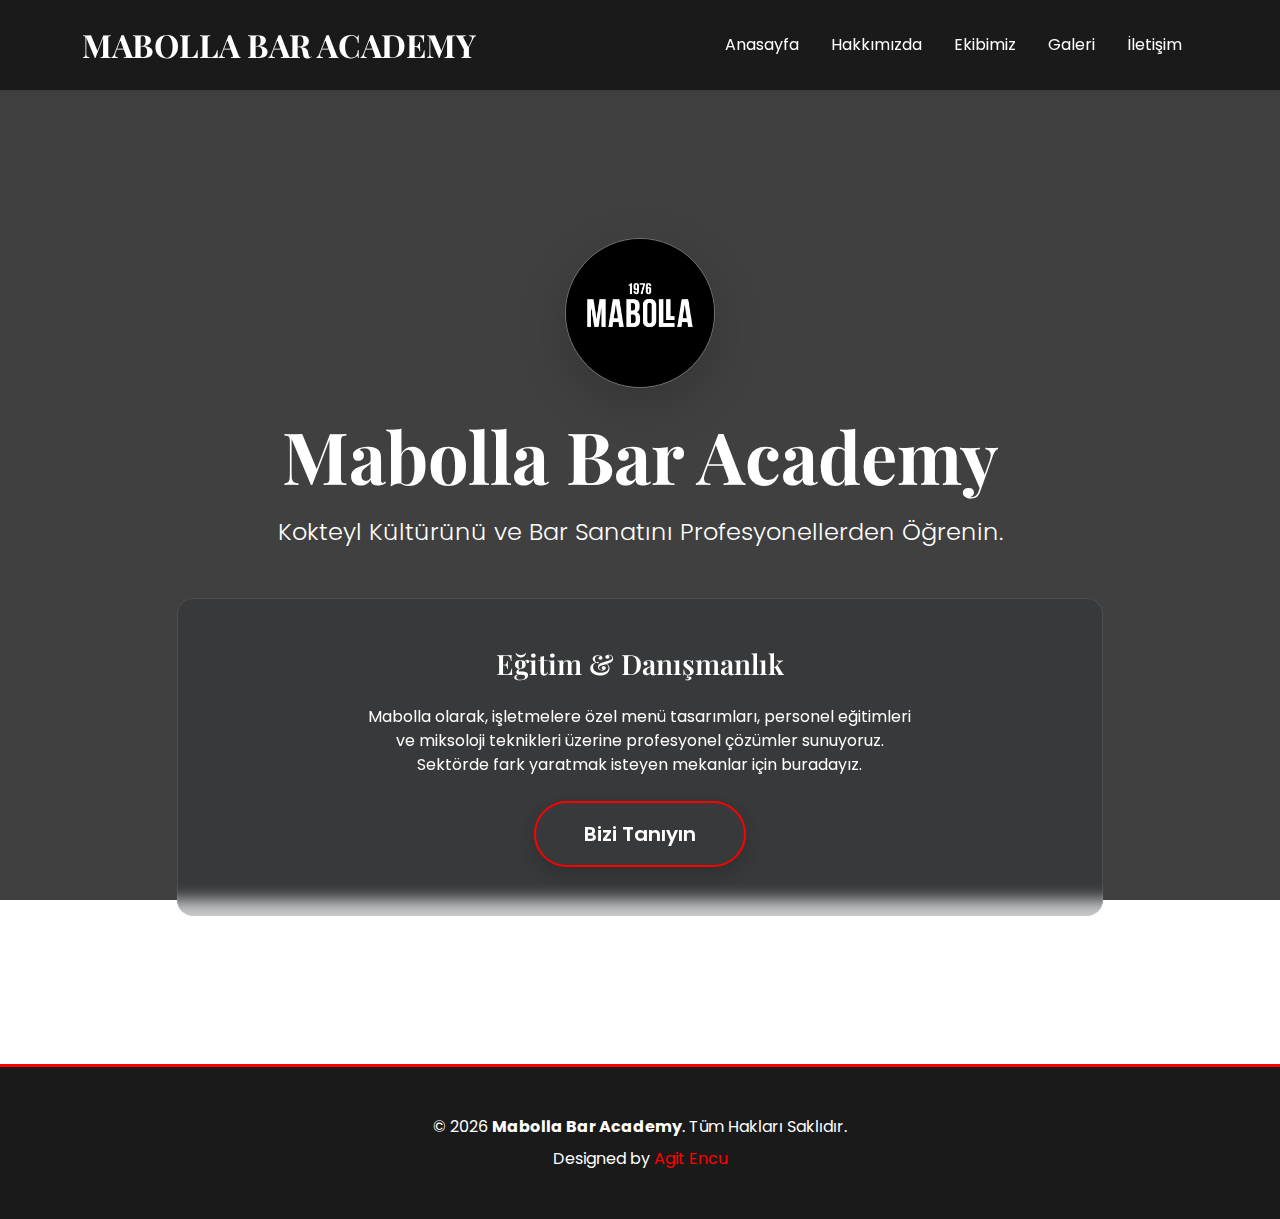
<file: index.html>
<!DOCTYPE html>
<html lang="tr">
<head>
    <meta charset="UTF-8">
    <meta name="viewport" content="width=device-width, initial-scale=1.0">
    <title>Mabolla Bar Academy | Anasayfa</title>
    
    <link href="https://cdn.jsdelivr.net/npm/bootstrap@5.3.0/dist/css/bootstrap.min.css" rel="stylesheet">
    <link href="https://fonts.googleapis.com/css2?family=Playfair+Display:wght@700&family=Poppins:wght@300;400;600&display=swap" rel="stylesheet">
    <link rel="stylesheet" href="style.css">
</head>
<body>

    <nav class="navbar navbar-expand-lg navbar-dark sticky-top shadow-sm">
        <div class="container">
            <a class="navbar-brand fw-bold" href="index.html">MABOLLA BAR ACADEMY</a>
            <button class="navbar-toggler border-0" type="button" data-bs-toggle="collapse" data-bs-target="#navbarNav" aria-controls="navbarNav" aria-expanded="false" aria-label="Toggle navigation">
                <span class="navbar-toggler-icon"></span>
            </button>
            <div class="collapse navbar-collapse" id="navbarNav">
                <ul class="navbar-nav ms-auto mb-2 mb-lg-0">
                    <li class="nav-item">
                        <a class="nav-link active px-lg-3" aria-current="page" href="index.html">Anasayfa</a>
                    </li>
                    <li class="nav-item">
                        <a class="nav-link px-lg-3" href="hakkimizda.html">Hakkımızda</a>
                    </li>
                    <li class="nav-item">
                        <a class="nav-link px-lg-3" href="ekip.html">Ekibimiz</a>
                    </li>
                    <li class="nav-item">
                        <a class="nav-link px-lg-3" href="galeri.html">Galeri</a>
                    </li>
                    <li class="nav-item">
                        <a class="nav-link px-lg-3" href="iletisim.html">İletişim</a>
                    </li>
                </ul>
            </div>
        </div>
    </nav>

    <header class="hero-section d-flex align-items-center">
        <div class="container py-5">
            <div class="row justify-content-center">
                <div class="col-lg-10 text-center text-white">
                    
                    <img src="img/logo.jpg" 
                        alt="Mabolla Logo" 
                        width="150" 
                        height="150" 
                        class="d-block mx-auto mb-4 rounded-circle shadow-lg border border-light border-opacity-25">

                    <h1 class="hero-title display-2 fw-bold mb-3" style="color: white;">Mabolla Bar Academy</h1>
                    <p class="hero-lead lead mb-5 fs-4">Kokteyl Kültürünü ve Bar Sanatını Profesyonellerden Öğrenin.</p>
                    
                    <div class="hero-content-box p-4 p-md-5 rounded-4 bg-dark bg-opacity-25 backdrop-blur">
                        <h2 class="h3 fw-semibold mb-4 text-gold" style="color: white;">Eğitim & Danışmanlık</h2>
                        <div class="row justify-content-center">
                            <div class="col-md-8">
                                <p class="mb-4 opacity-90">
                                    Mabolla olarak, işletmelere özel menü tasarımları, personel eğitimleri ve 
                                    miksoloji teknikleri üzerine profesyonel çözümler sunuyoruz. Sektörde fark 
                                    yaratmak isteyen mekanlar için buradayız.
                                </p>
                                <a href="hakkimizda.html" class="btn btn-hero-custom btn-lg px-5 py-3 rounded-pill transition shadow">Bizi Tanıyın</a>
                            </div>
                        </div>
                    </div>
                </div>
            </div>
        </div>
    </header>

    <footer class="text-center py-5 mt-auto">
        <div class="container">
            <div class="row">
                <div class="col-12">
                    <p class="mb-2">&copy; 2026 <span class="fw-bold">Mabolla Bar Academy</span>. Tüm Hakları Saklıdır.</p>
                    <p class="mb-0">Designed by <a href="http://www.agitencu.com.tr" class="text-decoration-none" target="_blank">Agit Encu</a></p>
                </div>
            </div>
        </div>
    </footer>

    <script src="https://cdn.jsdelivr.net/npm/bootstrap@5.3.0/dist/js/bootstrap.bundle.min.js"></script>
    
    <script>
        const navLinks = document.querySelectorAll('.nav-link');
        const menuToggle = document.getElementById('navbarNav');
        const bsCollapse = new bootstrap.Collapse(menuToggle, {toggle:false});
        navLinks.forEach((link) => {
            link.addEventListener('click', () => {
                if (window.innerWidth < 992) {
                    bsCollapse.hide();
                }
            });
        });
    </script>
</body>
</html>
</file>
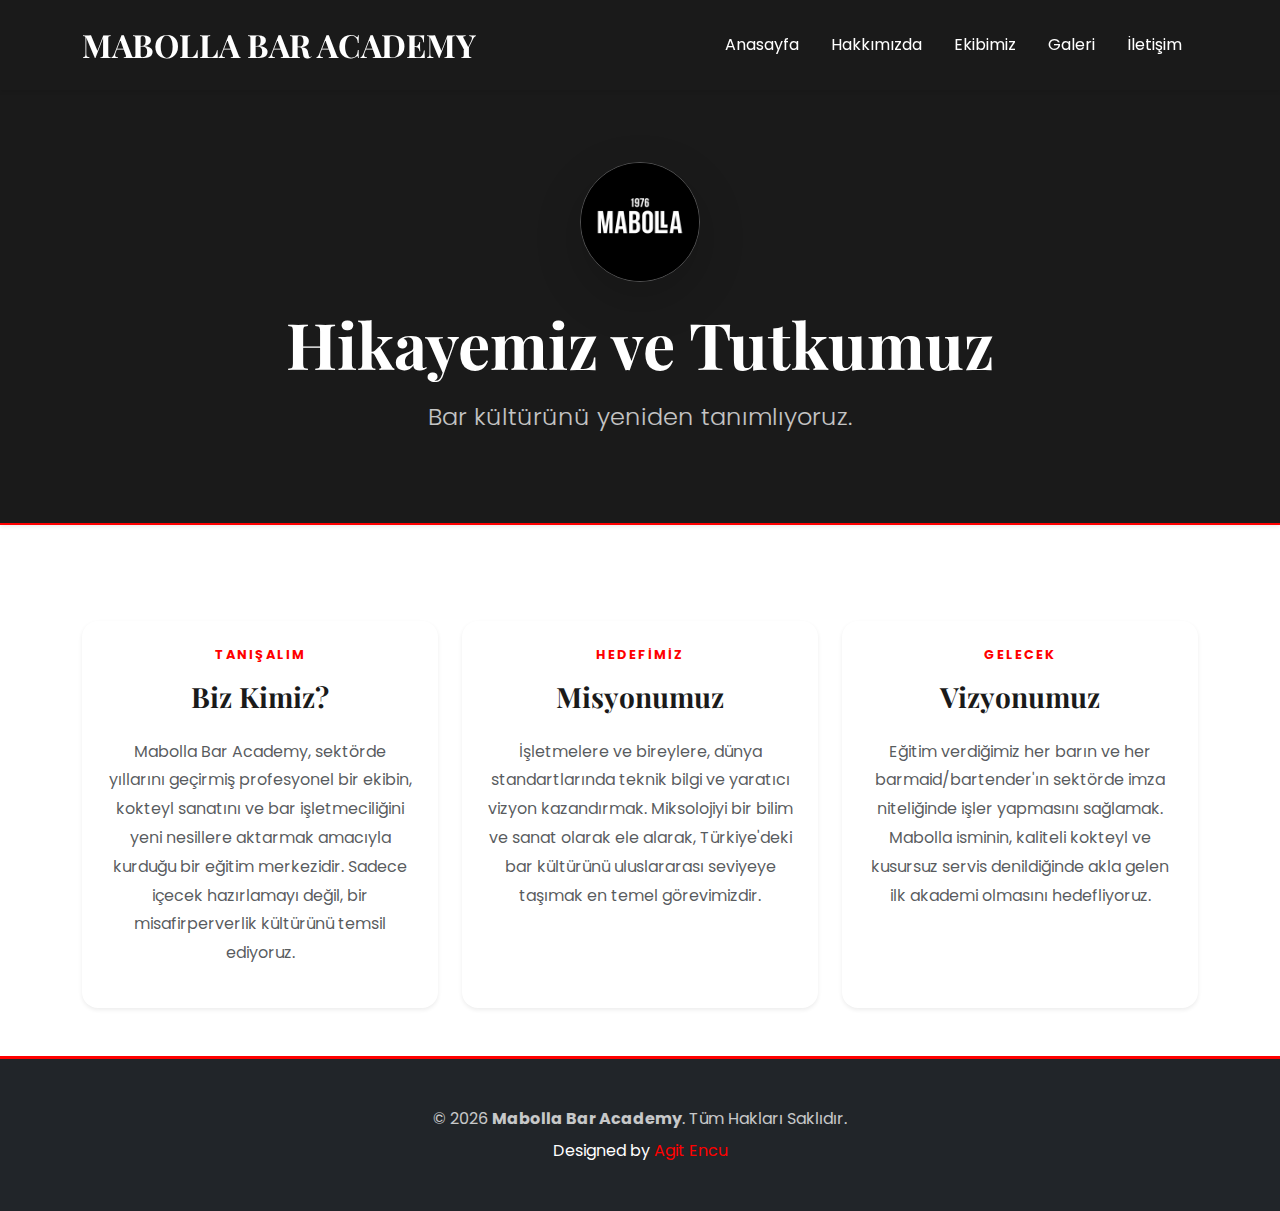
<file: hakkimizda.html>
<!DOCTYPE html>
<html lang="tr">
<head>
    <meta charset="UTF-8">
    <meta name="viewport" content="width=device-width, initial-scale=1.0">
    <title>Hakkımızda | Mabolla Bar Academy</title>
    
    <link href="https://cdn.jsdelivr.net/npm/bootstrap@5.3.0/dist/css/bootstrap.min.css" rel="stylesheet">
    <link href="https://fonts.googleapis.com/css2?family=Playfair+Display:wght@700&family=Poppins:wght@300;400;600&display=swap" rel="stylesheet">
    <link rel="stylesheet" href="style.css">
</head>
<body class="d-flex flex-column min-vh-100">

    <nav class="navbar navbar-expand-lg navbar-dark sticky-top shadow-sm">
        <div class="container">
            <a class="navbar-brand fw-bold" href="index.html">MABOLLA BAR ACADEMY</a>
            <button class="navbar-toggler border-0" type="button" data-bs-toggle="collapse" data-bs-target="#navbarNav" aria-controls="navbarNav" aria-expanded="false" aria-label="Toggle navigation">
                <span class="navbar-toggler-icon"></span>
            </button>
            <div class="collapse navbar-collapse" id="navbarNav">
                <ul class="navbar-nav ms-auto mb-2 mb-lg-0">
                    <li class="nav-item"><a class="nav-link px-lg-3" href="index.html">Anasayfa</a></li>
                    <li class="nav-item"><a class="nav-link active px-lg-3" aria-current="page" href="hakkimizda.html">Hakkımızda</a></li>
                    <li class="nav-item"><a class="nav-link px-lg-3" href="ekip.html">Ekibimiz</a></li>
                    <li class="nav-item"><a class="nav-link px-lg-3" href="galeri.html">Galeri</a></li>
                    <li class="nav-item"><a class="nav-link px-lg-3" href="iletisim.html">İletişim</a></li>
                </ul>
            </div>
        </div>
    </nav>

    <header class="about-header py-5 mb-5 shadow-sm">
        <div class="container text-center py-4">
            <img src="img/logo.jpg" 
                        alt="Mabolla Logo" 
                        width="120" 
                        height="120" 
                        class="d-block mx-auto mb-4 rounded-circle shadow-lg border border-light border-opacity-25">
            <h1 class="display-3 fw-bold mb-3 text-gold" style="color: white;">Hikayemiz ve Tutkumuz</h1>
            <p class="lead fs-4 opacity-75" style="color: white;">Bar kültürünü yeniden tanımlıyoruz.</p>
        </div>
    </header>

    <main class="about-section flex-grow-1 py-5">
        <div class="container">
            <div class="row g-4">
                <div class="col-12 col-lg-4">
                    <div class="about-card h-100 p-4 text-center border-0 shadow-sm rounded-4 bg-white transition">
                        <span class="section-title-gold d-block mb-3 fw-bold text-uppercase tracking-wider" style="color: red; letter-spacing: 2px; font-size: 0.8rem;">TANIŞALIM</span>
                        <h2 class="h3 fw-bold mb-4">Biz Kimiz?</h2>
                        <p class="text-muted leading-relaxed">Mabolla Bar Academy, sektörde yıllarını geçirmiş profesyonel bir ekibin, kokteyl sanatını ve bar işletmeciliğini yeni nesillere aktarmak amacıyla kurduğu bir eğitim merkezidir. Sadece içecek hazırlamayı değil, bir misafirperverlik kültürünü temsil ediyoruz.</p>
                    </div>
                </div>

                <div class="col-12 col-lg-4">
                    <div class="about-card h-100 p-4 text-center border-0 shadow-sm rounded-4 bg-white transition">
                        <span class="section-title-gold d-block mb-3 fw-bold text-uppercase tracking-wider" style="color: red; letter-spacing: 2px; font-size: 0.8rem;">HEDEFİMİZ</span>
                        <h2 class="h3 fw-bold mb-4">Misyonumuz</h2>
                        <p class="text-muted leading-relaxed">İşletmelere ve bireylere, dünya standartlarında teknik bilgi ve yaratıcı vizyon kazandırmak. Miksolojiyi bir bilim ve sanat olarak ele alarak, Türkiye'deki bar kültürünü uluslararası seviyeye taşımak en temel görevimizdir.</p>
                    </div>
                </div>

                <div class="col-12 col-lg-4">
                    <div class="about-card h-100 p-4 text-center border-0 shadow-sm rounded-4 bg-white transition">
                        <span class="section-title-gold d-block mb-3 fw-bold text-uppercase tracking-wider" style="color: red; letter-spacing: 2px; font-size: 0.8rem;">GELECEK</span>
                        <h2 class="h3 fw-bold mb-4">Vizyonumuz</h2>
                        <p class="text-muted leading-relaxed">Eğitim verdiğimiz her barın ve her barmaid/bartender'ın sektörde imza niteliğinde işler yapmasını sağlamak. Mabolla isminin, kaliteli kokteyl ve kusursuz servis denildiğinde akla gelen ilk akademi olmasını hedefliyoruz.</p>
                    </div>
                </div>
            </div>
        </div>
    </main>

    <footer class="text-center py-5 bg-dark text-white border-top-gold">
        <div class="container">
            <p class="mb-2 opacity-75">&copy; 2026 <span class="fw-bold">Mabolla Bar Academy</span>. Tüm Hakları Saklıdır.</p>
            <p class="mb-0">Designed by <a href="http://www.agitencu.com.tr" class="text-gold text-decoration-none" target="_blank">Agit Encu</a></p>
        </div>
    </footer>

    <script src="https://cdn.jsdelivr.net/npm/bootstrap@5.3.0/dist/js/bootstrap.bundle.min.js"></script>
</body>
</html>
</file>
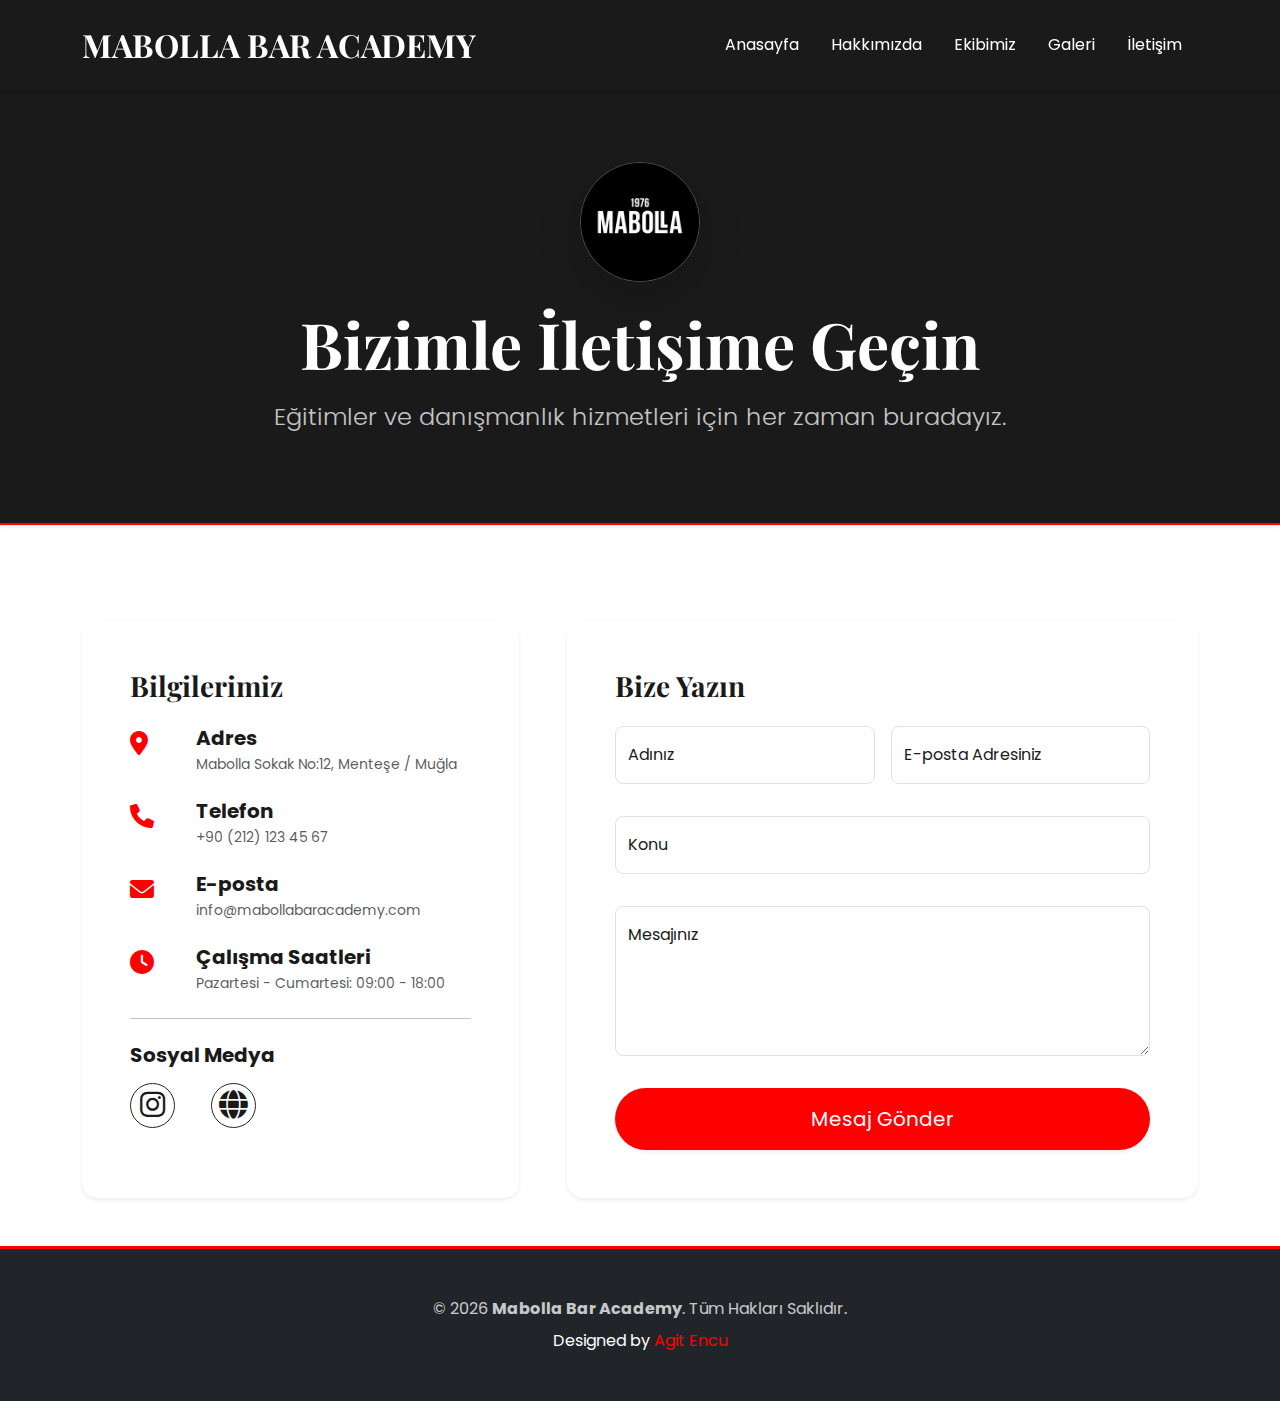
<file: iletisim.html>
<!DOCTYPE html>
<html lang="tr">
<head>
    <meta charset="UTF-8">
    <meta name="viewport" content="width=device-width, initial-scale=1.0">
    <title>İletişim | Mabolla Bar Academy</title>
    
    <link href="https://cdn.jsdelivr.net/npm/bootstrap@5.3.0/dist/css/bootstrap.min.css" rel="stylesheet">
    <link rel="stylesheet" href="https://cdnjs.cloudflare.com/ajax/libs/font-awesome/6.0.0/css/all.min.css">
    <link href="https://fonts.googleapis.com/css2?family=Playfair+Display:wght@700&family=Poppins:wght@300;400;600&display=swap" rel="stylesheet">
    <link rel="stylesheet" href="style.css">
</head>
<body class="d-flex flex-column min-vh-100">

    <nav class="navbar navbar-expand-lg navbar-dark sticky-top shadow-sm">
        <div class="container">
            <a class="navbar-brand fw-bold" href="index.html">MABOLLA BAR ACADEMY</a>
            <button class="navbar-toggler border-0" type="button" data-bs-toggle="collapse" data-bs-target="#navbarNav">
                <span class="navbar-toggler-icon"></span>
            </button>
            <div class="collapse navbar-collapse" id="navbarNav">
                <ul class="navbar-nav ms-auto mb-2 mb-lg-0">
                    <li class="nav-item"><a class="nav-link px-lg-3" href="index.html">Anasayfa</a></li>
                    <li class="nav-item"><a class="nav-link px-lg-3" href="hakkimizda.html">Hakkımızda</a></li>
                    <li class="nav-item"><a class="nav-link px-lg-3" href="ekip.html">Ekibimiz</a></li>
                    <li class="nav-item"><a class="nav-link px-lg-3" href="galeri.html">Galeri</a></li>
                    <li class="nav-item"><a class="nav-link active px-lg-3" href="iletisim.html">İletişim</a></li>
                </ul>
            </div>
        </div>
    </nav>

    <header class="contact-header py-5 mb-5 shadow-sm">
        <div class="container text-center py-4">
            <img src="img/logo.jpg" 
                        alt="Mabolla Logo" 
                        width="120" 
                        height="120" 
                        class="d-block mx-auto mb-4 rounded-circle shadow-lg border border-light border-opacity-25">
            <h1 class="display-3 fw-bold mb-3 text-gold" style="color: white;">Bizimle İletişime Geçin</h1>
            <p class="lead fs-4 opacity-75" style="color: white;">Eğitimler ve danışmanlık hizmetleri için her zaman buradayız.</p>
        </div>
    </header>

    <section class="contact-section flex-grow-1 py-5">
        <div class="container">
            <div class="row g-5">
                
                <div class="col-lg-5">
                    <div class="contact-info-box h-100 p-4 p-md-5 border-0 shadow-sm rounded-4 bg-white transition">
                        <h3 class="fw-bold mb-4">Bilgilerimiz</h3>
                        
                        <div class="info-item d-flex align-items-start mb-4">
                            <div class="info-icon me-3 text-gold" style="color: #d4af37; font-size: 1.5rem;">
                                <i class="fas fa-location-dot"></i>
                            </div>
                            <div class="info-text">
                                <h5 class="fw-bold mb-1">Adres</h5>
                                <p class="text-muted mb-0 small">Mabolla Sokak No:12, Menteşe / Muğla</p>
                            </div>
                        </div>

                        <div class="info-item d-flex align-items-start mb-4">
                            <div class="info-icon me-3 text-gold" style="color: #d4af37; font-size: 1.5rem;">
                                <i class="fas fa-phone"></i>
                            </div>
                            <div class="info-text">
                                <h5 class="fw-bold mb-1">Telefon</h5>
                                <p class="text-muted mb-0 small">+90 (212) 123 45 67</p>
                            </div>
                        </div>

                        <div class="info-item d-flex align-items-start mb-4">
                            <div class="info-icon me-3 text-gold" style="color: #d4af37; font-size: 1.5rem;">
                                <i class="fas fa-envelope"></i>
                            </div>
                            <div class="info-text">
                                <h5 class="fw-bold mb-1">E-posta</h5>
                                <p class="text-muted mb-0 small">info@mabollabaracademy.com</p>
                            </div>
                        </div>

                        <div class="info-item d-flex align-items-start mb-4">
                            <div class="info-icon me-3 text-gold" style="color: #d4af37; font-size: 1.5rem;">
                                <i class="fas fa-clock"></i>
                            </div>
                            <div class="info-text">
                                <h5 class="fw-bold mb-1">Çalışma Saatleri</h5>
                                <p class="text-muted mb-0 small">Pazartesi - Cumartesi: 09:00 - 18:00</p>
                            </div>
                        </div>

                        <hr class="my-4 opacity-25">
                        
                        <h5 class="fw-bold mb-3">Sosyal Medya</h5>
                        <div class="social-links-contact d-flex gap-3">
                            <a href="https://www.instagram.com/mabollabargroup/" class="btn btn-outline-dark rounded-circle d-flex align-items-center justify-content-center transition" style="width: 45px; height: 45px;"><i class="fab fa-instagram"></i></a>
                            <!-- <a href="#" class="btn btn-outline-dark rounded-circle d-flex align-items-center justify-content-center transition" style="width: 45px; height: 45px;"><i class="fab fa-twitter"></i></a> -->
                            <a href="https://mabolla.com/" class="btn btn-outline-dark rounded-circle d-flex align-items-center justify-content-center transition" style="width: 45px; height: 45px;" target="_blank"><i class="fas fa-globe"></i></a>
                        </div>
                    </div>
                </div>

                <div class="col-lg-7">
                    <div class="contact-form p-4 p-md-5 border-0 shadow-sm rounded-4 bg-white transition">
                        <h3 class="fw-bold mb-4">Bize Yazın</h3>
                        <form>
                            <div class="row g-3">
                                <div class="col-md-6">
                                    <div class="form-floating mb-3">
                                        <input type="text" class="form-control rounded-3" id="nameInput" placeholder="Adınız">
                                        <label for="nameInput">Adınız</label>
                                    </div>
                                </div>
                                <div class="col-md-6">
                                    <div class="form-floating mb-3">
                                        <input type="email" class="form-control rounded-3" id="emailInput" placeholder="E-posta Adresiniz">
                                        <label for="emailInput">E-posta Adresiniz</label>
                                    </div>
                                </div>
                                <div class="col-12">
                                    <div class="form-floating mb-3">
                                        <input type="text" class="form-control rounded-3" id="subjectInput" placeholder="Konu">
                                        <label for="subjectInput">Konu</label>
                                    </div>
                                </div>
                                <div class="col-12">
                                    <div class="form-floating mb-3">
                                        <textarea class="form-control rounded-3" placeholder="Mesajınız" id="messageInput" style="height: 150px"></textarea>
                                        <label for="messageInput">Mesajınız</label>
                                    </div>
                                </div>
                                <div class="col-12 text-end">
                                    <button type="submit" class="btn btn-gold btn-lg px-5 py-3 rounded-pill shadow-sm transition w-100">Mesaj Gönder</button>
                                </div>
                            </div>
                        </form>
                    </div>
                </div>
                
            </div>
        </div>
    </section>

    <footer class="text-center py-5 bg-dark text-white border-top-gold">
        <div class="container">
            <p class="mb-2 opacity-75">&copy; 2026 <span class="fw-bold">Mabolla Bar Academy</span>. Tüm Hakları Saklıdır.</p>
            <p class="mb-0">Designed by <a href="http://www.agitencu.com.tr" class="text-gold text-decoration-none" target="_blank">Agit Encu</a></p>
        </div>
    </footer>

    <script src="https://cdn.jsdelivr.net/npm/bootstrap@5.3.0/dist/js/bootstrap.bundle.min.js"></script>
</body>
</html>
</file>
<file: style.css>
/* Genel Ayarlar */
body {
    font-family: 'Poppins', sans-serif;
    background-color: #f8f9fa;
    color: #333;
    margin: 0;
    padding: 0;
}

h1, h2, h3, .navbar-brand {
    font-family: 'Playfair Display', serif;
}

/* Renk Paleti */
:root {
    --gold: red ;
    --dark: #1a1a1a;
    --light: #ffffff;
    --gray: #e0e0e0;
}

/* Navbar */
.navbar {
    background-color: var(--dark);
    padding: 1rem 0;
}

.navbar-brand {
    font-weight: bold;
    font-size: 2rem;
    color: var(--light) !important;
}

.nav-link {
    color: var(--light) !important;
    transition: 0.3s;
}

.nav-link:hover {
    color: var(--gold) !important;
}

/* Anasayfa - Hero Bölümü */
.hero-section {
    background: linear-gradient(rgba(0,0,0,0.75), rgba(0,0,0,0.75)), 
                url('https://images.unsplash.com/photo-1514362545857-3bc16c4c7d1b?auto=format&fit=crop&w=1350&q=80');
    background-size: cover;
    background-position: center;
    background-attachment: fixed;
    /* Sabit yükseklik yerine minimum yükseklik veriyoruz */
    min-height: 100vh; 
    display: flex;
    align-items: center;
    justify-content: center;
    color: white;
    text-align: center;
    padding: 100px 0; /* İçeriklerin birbirine girmemesi için dikey boşluk */
}

.hero-title {
    font-size: 4.5rem;
    color: var(--gold);
    margin-bottom: 1rem;
}

.hero-lead {
    font-size: 1.5rem;
    max-width: 800px;
    margin: 0 auto;
}
/* Hero Buton Özel Stili */
.btn-hero-custom {
    border: 2px solid red !important; 
    color: white !important;
    background-color: transparent;
    transition: all 0.3s ease;
    font-weight: 600;
}

.btn-hero-custom:hover {
    background-color: white !important; 
    color: black !important; 
    border-color: white !important; 
}
.backdrop-blur {
    backdrop-filter: blur(8px);
    -webkit-backdrop-filter: blur(8px);
    border: 1px solid rgba(255, 255, 255, 0.1);
}

/* Footer */
footer {
    background-color: var(--dark);
    color: var(--light);
    padding: 30px 0;
    border-top: 3px solid var(--gold);
}

footer a {
    color: var(--gold);
    text-decoration: none;
    transition: 0.3s;
}

footer a:hover {
    text-decoration: underline;
}

/* Hakkımızda */

.about-header {
    background-color: var(--dark);
    color: var(--gold);
    padding: 60px 0;
    text-align: center;
    border-bottom: 2px solid var(--gold);
}

.about-section {
    padding: 80px 0;
}

.about-card {
    background: white;
    padding: 30px;
    border-radius: 10px;
    box-shadow: 0 10px 30px rgba(0,0,0,0.05);
    height: 100%;
    transition: transform 0.3s ease;
    border-top: 5px solid var(--gold);
}

.about-card:hover {
    transform: translateY(-10px);
}

.about-card h3 {
    color: var(--dark);
    margin-bottom: 20px;
    font-weight: bold;
}

.about-card p {
    line-height: 1.8;
    color: #555;
}

.section-title-gold {
    color: var(--gold);
    text-transform: uppercase;
    letter-spacing: 2px;
    font-size: 0.9rem;
    font-weight: 600;
}

/* Ekip */

.team-header {
    background-color: var(--dark);
    color: var(--gold);
    padding: 60px 0;
    text-align: center;
    border-bottom: 2px solid var(--gold);
}

.team-section {
    padding: 60px 0;
}

.team-card {
    background: #fff;
    border-radius: 12px;
    overflow: hidden;
    box-shadow: 0 4px 20px rgba(0,0,0,0.08);
    margin-bottom: 30px;
    transition: transform 0.3s ease;
    border: 1px solid #eee;
}

.team-card:hover {
    transform: translateY(-5px);
}

.team-img-container {
    position: relative;
    width: 100%;
    padding-top: 125%; 
    background-color: #f0f0f0;
}

.team-img-container img {
    position: absolute;
    top: 0;
    left: 0;
    width: 100%;
    height: 100%;
    object-fit: cover;
}

.team-content {
    padding: 20px;
    text-align: center;
}

.team-role {
    color: var(--gold);
    font-size: 0.8rem;
    font-weight: 700;
    text-transform: uppercase;
    letter-spacing: 1px;
}

.team-name {
    font-family: 'Playfair Display', serif;
    font-size: 1.3rem;
    margin: 8px 0;
    color: var(--dark);
}

.team-description {
    font-size: 0.9rem;
    color: #666;
}

/* galeri */
.gallery-header {
    background-color: var(--dark);
    color: var(--gold);
    padding: 60px 0;
    text-align: center;
    border-bottom: 2px solid var(--gold);
}

.gallery-section {
    padding: 60px 0;
    /* background: white; */
}

/* Mekan Görseli */
.venue-img {
    width: 100%;
    height: 450px;
    object-fit: cover;
    border-radius: 15px;
    box-shadow: 0 10px 30px rgba(0,0,0,0.2);
    margin-bottom: 50px;
}

/* Kokteyl Kartları */
.cocktail-card {
    position: relative;
    overflow: hidden;
    border-radius: 12px;
    margin-bottom: 30px;
    cursor: pointer;
}

.cocktail-img {
    width: 100%;
    height: 350px;
    object-fit: cover;
    transition: transform 0.5s ease;
}

.cocktail-overlay {
    position: absolute;
    bottom: -100%;
    left: 0;
    width: 100%;
    height: 100%;
    background: rgba(26, 26, 26, 0.85);
    color: white;
    padding: 20px;
    transition: bottom 0.4s ease;
    display: flex;
    flex-direction: column;
    justify-content: center;
    text-align: center;
}

.cocktail-card:hover .cocktail-overlay {
    bottom: 0;
}

.cocktail-card:hover .cocktail-img {
    transform: scale(1.1);
}

.cocktail-overlay h4 {
    color: var(--gold);
    font-family: 'Playfair Display', serif;
}

.cocktail-overlay p {
    font-size: 0.9rem;
    font-style: italic;
}
 /* Tam Arka Plan Beyaz Ayarı */
        body {
            background-color: #ffffff !important;
            color: #1a1a1a !important;
        }

        /* Başlıkların Siyah Olması */
        .gallery-title-dark {
            color: #1a1a1a !important;
            border-color: #1a1a1a !important;
        }

        /* Mobil Ayarları: Yazıları alta al ve siyah yap */
        @media (max-width: 767.98px) {
            .cocktail-card {
                display: flex;
                flex-direction: column;
                border: 1px solid #f0f0f0;
                background-color: #ffffff;
            }
            .cocktail-overlay {
                position: relative !important;
                bottom: 0 !important;
                background-color: #ffffff !important;
                opacity: 1 !important;
                padding: 15px !important;
                text-align: center;
            }
            .cocktail-overlay h4, .cocktail-overlay p {
                color: #1a1a1a !important; /* Mobilde alt yazı siyah */
            }
            .cocktail-img {
                height: 250px !important;
            }
        }

        /* Masaüstü: Resmin üstündeki overlay alanı siyah kalsın ki beyaz yazılar okunsun */
        @media (min-width: 768px) {
            .cocktail-overlay {
                background: rgba(0, 0, 0, 0.8) !important;
            }
        }

/* İletişim */

.contact-header {
    background-color: var(--dark);
    color: var(--gold);
    padding: 60px 0;
    text-align: center;
    border-bottom: 2px solid var(--gold);
}

.contact-section {
    padding: 80px 0;
}

.contact-info-box {
    background: white;
    padding: 40px;
    border-radius: 15px;
    box-shadow: 0 10px 30px rgba(0,0,0,0.05);
    height: 100%;
}

.info-item {
    display: flex;
    align-items: flex-start;
    margin-bottom: 25px;
}

.info-item i {
    font-size: 1.5rem;
    color: var(--gold);
    margin-right: 20px;
    width: 30px;
}

.info-text h5 {
    font-weight: 600;
    margin-bottom: 5px;
}

.info-text p {
    color: #666;
    margin-bottom: 0;
}

.social-links-contact a {
    font-size: 1.8rem;
    color: var(--dark);
    margin-right: 20px;
    transition: 0.3s;
}

.social-links-contact a:hover {
    color: var(--gold);
    transform: translateY(-3px);
    display: inline-block;
}

/* Form Tasarımı */
.contact-form {
    background: white;
    padding: 40px;
    border-radius: 15px;
    box-shadow: 0 10px 30px rgba(0,0,0,0.05);
}

.form-control:focus {
    border-color: var(--gold);
    box-shadow: 0 0 0 0.2rem rgba(212, 175, 55, 0.25);
}

.btn-gold {
    background-color: var(--gold);
    color: white;
    border: none;
    padding: 10px 30px;
    transition: 0.3s;
}

.btn-gold:hover {
    background-color: #b8952d;
    color: white;
}

/* --- RESPONSIVE --- */

body {
    display: flex;
    flex-direction: column;
    min-height: 100vh;
}

main, section, header {
    flex: 1 0 auto;
}

footer {
    flex-shrink: 0;
    margin-top: 0 !important;
}

@media (max-width: 991.98px) {
    .hero-title {
        font-size: 3rem;
    }
    
    .venue-img {
        height: 300px;
    }
}

@media (max-width: 767.98px) {
    .hero-section {
        height: auto;
        min-height: calc(100vh - 56px); 
        padding: 100px 0;
        background-attachment: scroll; 
    }

    .hero-title {
        font-size: 2.4rem;
    }

    .cocktail-overlay {
        position: relative;
        bottom: 0;
        background: #111;
        padding: 15px;
    }

    html, body {
        background-color: var(--dark); 
    }

    .contact-info-box, .contact-form {
        padding: 20px;
    }

    .about-card {
        margin-bottom: 20px;
    }
}

@media (max-width: 575.98px) {
    .navbar-brand {
        font-size: 1.1rem;
    }
    
    .team-img-container {
        padding-top: 100%; 
    }
}

/* Mobilde logo ve başlık boyutlarını küçültelim */
@media (max-width: 768px) {
    .hero-title {
        font-size: 2.5rem !important; /* Mobilde başlık çok büyük kalmasın */
    }
    .hero-lead {
        font-size: 1.1rem !important;
    }
    header img {
        width: 120px !important; /* Mobilde logo biraz küçülsün */
        height: 120px !important;
    }
}
</file>
